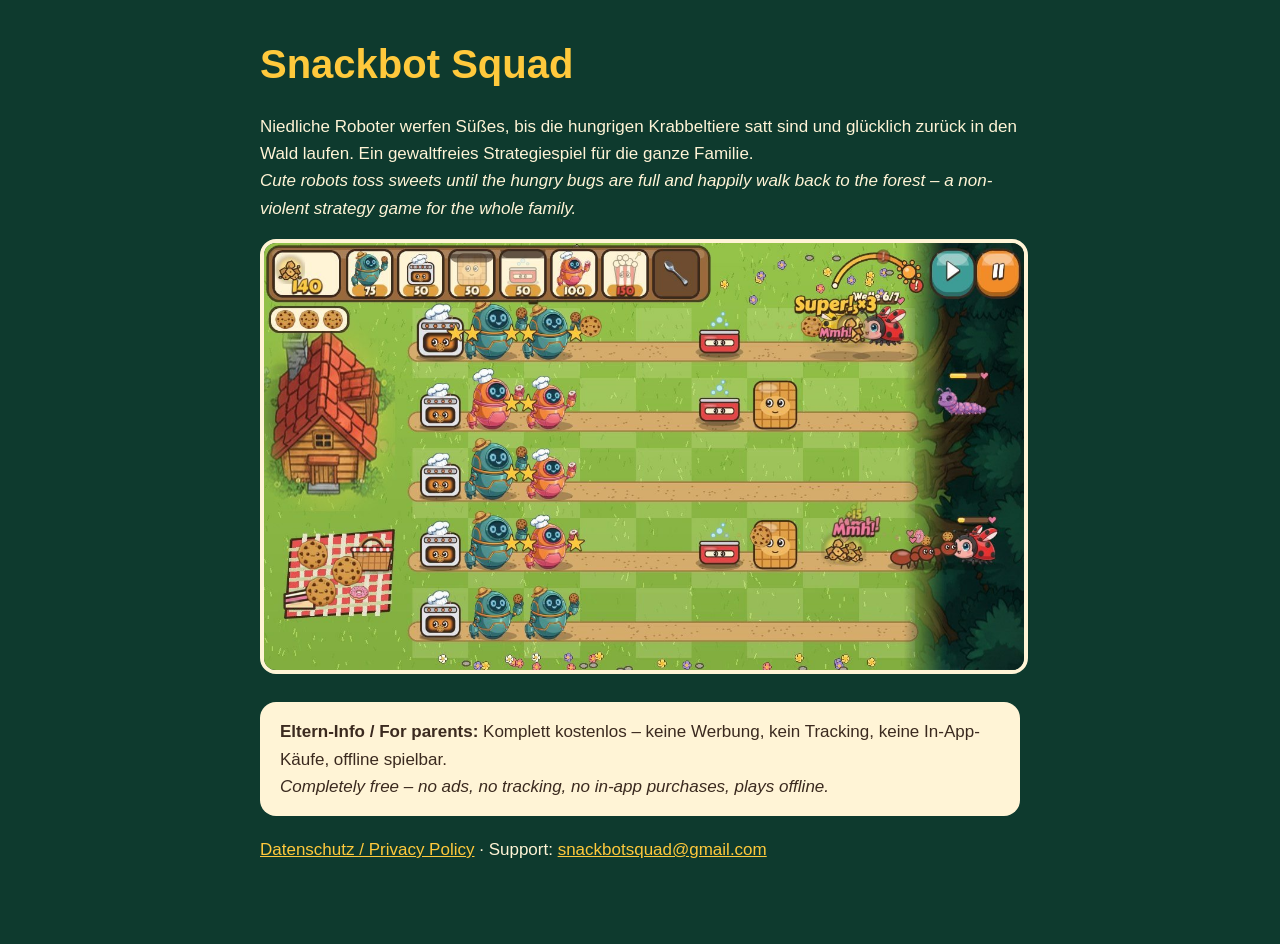
<file: index.html>
<!doctype html>
<html lang="de">
<head>
<meta charset="utf-8"><meta name="viewport" content="width=device-width, initial-scale=1">
<title>Snackbot Squad</title>
<style>
  :root { --bg:#0e3a2e; --card:#fff4d6; --ink:#3b2a1f; --gold:#ffc93c; --teal:#3e9c96; }
  body { margin:0; background:var(--bg); color:var(--card); font:17px/1.6 -apple-system, "Segoe UI", Roboto, sans-serif; }
  main { max-width: 760px; margin: 0 auto; padding: 32px 16px 64px; }
  h1 { color: var(--gold); font-size: 40px; margin: 0; }
  img { width: 100%; border-radius: 16px; border: 4px solid var(--card); }
  a { color: var(--gold); }
  .card { background: var(--card); color: var(--ink); border-radius: 16px; padding: 16px 20px; margin: 20px 0; }
</style>
</head>
<body><main>
  <h1>Snackbot Squad</h1>
  <p>Niedliche Roboter werfen Süßes, bis die hungrigen Krabbeltiere satt sind und glücklich zurück in den Wald laufen. Ein gewaltfreies Strategiespiel für die ganze Familie.<br>
  <i>Cute robots toss sweets until the hungry bugs are full and happily walk back to the forest – a non-violent strategy game for the whole family.</i></p>
  <img src="screenshot.jpg" alt="Snackbot Squad Screenshot">
  <div class="card">
    <b>Eltern-Info / For parents:</b> Komplett kostenlos – keine Werbung, kein Tracking, keine In-App-Käufe, offline spielbar.<br>
    <i>Completely free – no ads, no tracking, no in-app purchases, plays offline.</i>
  </div>
  <p><a href="datenschutz.html">Datenschutz / Privacy Policy</a> · Support: <a href="mailto:snackbotsquad@gmail.com">snackbotsquad@gmail.com</a></p>
</main></body>
</html>
</file>
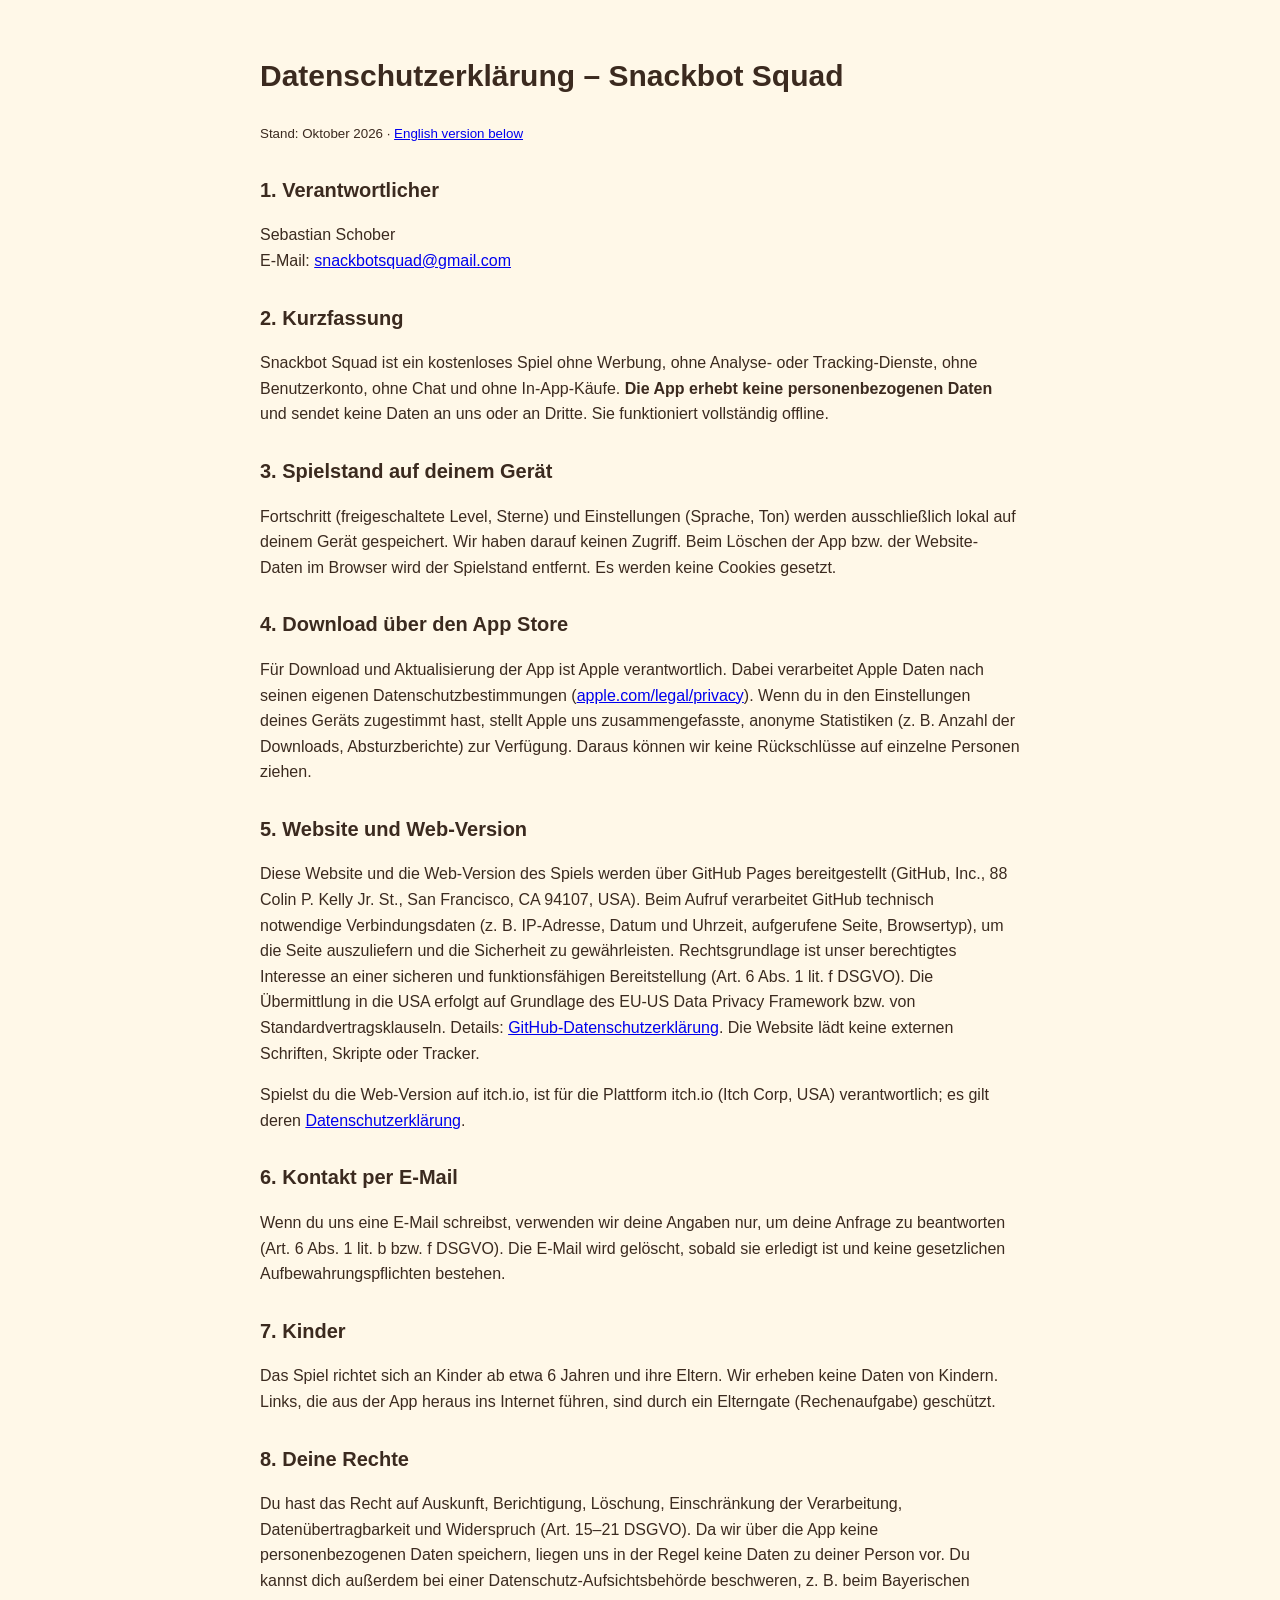
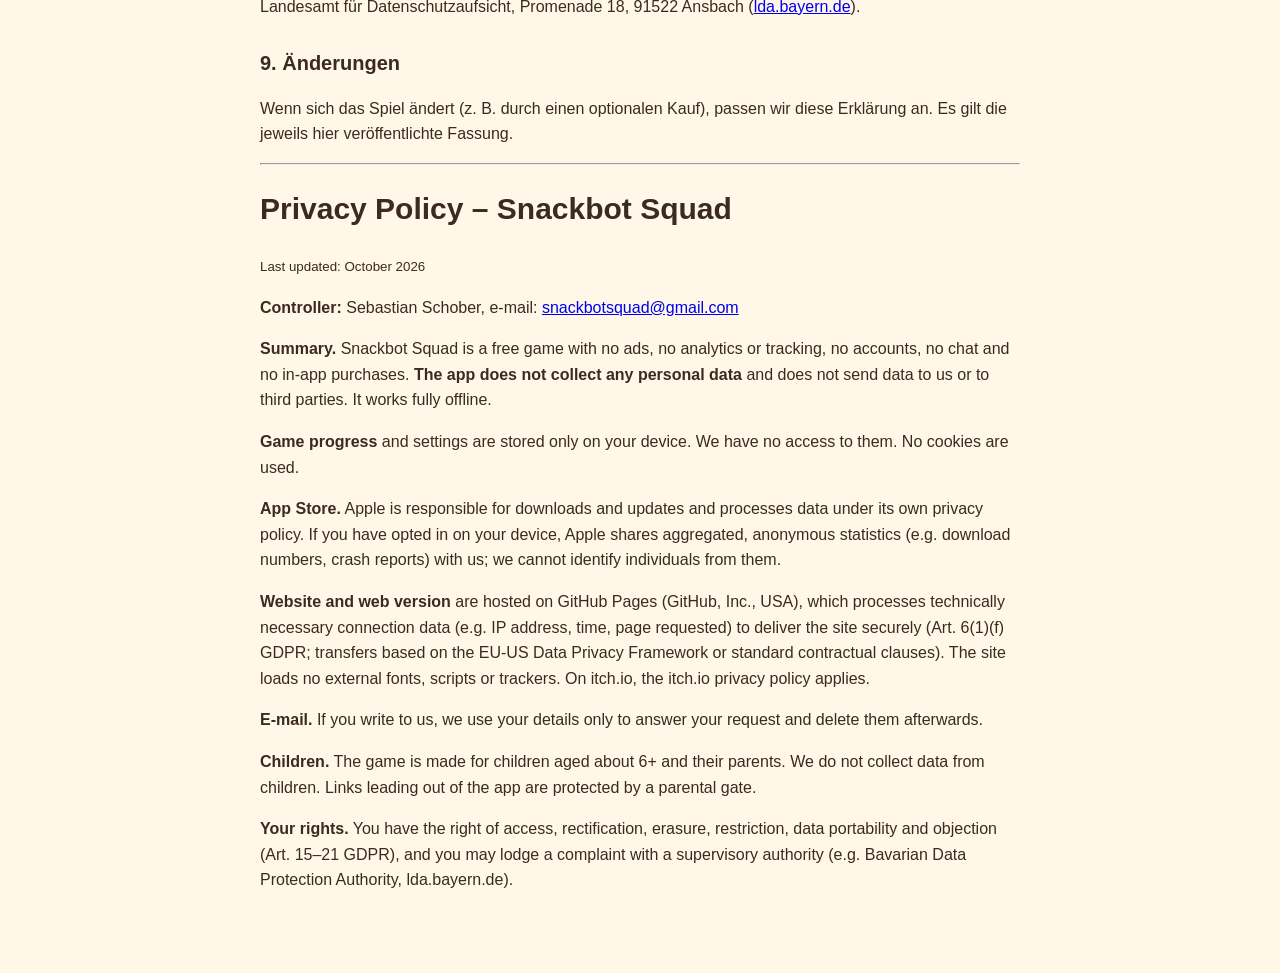
<file: datenschutz.html>
<!doctype html>
<html lang="de">
<head><meta charset="utf-8"><meta name="viewport" content="width=device-width, initial-scale=1"><title>Datenschutz – Snackbot Squad</title>
<style>body{margin:0;background:#fff8e8;color:#3b2a1f;font:16px/1.6 -apple-system,"Segoe UI",Roboto,sans-serif}main{max-width:760px;margin:0 auto;padding:32px 16px 64px}h1{font-size:30px}h2{font-size:20px;margin-top:28px}</style></head>
<body><main>
<h1>Datenschutzerklärung – Snackbot Squad</h1>
<p><small>Stand: Oktober 2026 · <a href="#en">English version below</a></small></p>

<h2>1. Verantwortlicher</h2>
<p>Sebastian Schober<br>E-Mail: <a href="mailto:snackbotsquad@gmail.com">snackbotsquad@gmail.com</a></p>

<h2>2. Kurzfassung</h2>
<p>Snackbot Squad ist ein kostenloses Spiel ohne Werbung, ohne Analyse- oder Tracking-Dienste, ohne Benutzerkonto, ohne Chat und ohne In-App-Käufe. <b>Die App erhebt keine personenbezogenen Daten</b> und sendet keine Daten an uns oder an Dritte. Sie funktioniert vollständig offline.</p>

<h2>3. Spielstand auf deinem Gerät</h2>
<p>Fortschritt (freigeschaltete Level, Sterne) und Einstellungen (Sprache, Ton) werden ausschließlich lokal auf deinem Gerät gespeichert. Wir haben darauf keinen Zugriff. Beim Löschen der App bzw. der Website-Daten im Browser wird der Spielstand entfernt. Es werden keine Cookies gesetzt.</p>

<h2>4. Download über den App Store</h2>
<p>Für Download und Aktualisierung der App ist Apple verantwortlich. Dabei verarbeitet Apple Daten nach seinen eigenen Datenschutzbestimmungen (<a href="https://www.apple.com/de/legal/privacy/">apple.com/legal/privacy</a>). Wenn du in den Einstellungen deines Geräts zugestimmt hast, stellt Apple uns zusammengefasste, anonyme Statistiken (z. B. Anzahl der Downloads, Absturzberichte) zur Verfügung. Daraus können wir keine Rückschlüsse auf einzelne Personen ziehen.</p>

<h2>5. Website und Web-Version</h2>
<p>Diese Website und die Web-Version des Spiels werden über GitHub Pages bereitgestellt (GitHub, Inc., 88 Colin P. Kelly Jr. St., San Francisco, CA 94107, USA). Beim Aufruf verarbeitet GitHub technisch notwendige Verbindungsdaten (z. B. IP-Adresse, Datum und Uhrzeit, aufgerufene Seite, Browsertyp), um die Seite auszuliefern und die Sicherheit zu gewährleisten. Rechtsgrundlage ist unser berechtigtes Interesse an einer sicheren und funktionsfähigen Bereitstellung (Art. 6 Abs. 1 lit. f DSGVO). Die Übermittlung in die USA erfolgt auf Grundlage des EU-US Data Privacy Framework bzw. von Standardvertragsklauseln. Details: <a href="https://docs.github.com/de/site-policy/privacy-policies/github-general-privacy-statement">GitHub-Datenschutzerklärung</a>. Die Website lädt keine externen Schriften, Skripte oder Tracker.</p>
<p>Spielst du die Web-Version auf itch.io, ist für die Plattform itch.io (Itch Corp, USA) verantwortlich; es gilt deren <a href="https://itch.io/docs/legal/privacy-policy">Datenschutzerklärung</a>.</p>

<h2>6. Kontakt per E-Mail</h2>
<p>Wenn du uns eine E-Mail schreibst, verwenden wir deine Angaben nur, um deine Anfrage zu beantworten (Art. 6 Abs. 1 lit. b bzw. f DSGVO). Die E-Mail wird gelöscht, sobald sie erledigt ist und keine gesetzlichen Aufbewahrungspflichten bestehen.</p>

<h2>7. Kinder</h2>
<p>Das Spiel richtet sich an Kinder ab etwa 6 Jahren und ihre Eltern. Wir erheben keine Daten von Kindern. Links, die aus der App heraus ins Internet führen, sind durch ein Elterngate (Rechenaufgabe) geschützt.</p>

<h2>8. Deine Rechte</h2>
<p>Du hast das Recht auf Auskunft, Berichtigung, Löschung, Einschränkung der Verarbeitung, Datenübertragbarkeit und Widerspruch (Art. 15–21 DSGVO). Da wir über die App keine personenbezogenen Daten speichern, liegen uns in der Regel keine Daten zu deiner Person vor. Du kannst dich außerdem bei einer Datenschutz-Aufsichtsbehörde beschweren, z. B. beim Bayerischen Landesamt für Datenschutzaufsicht, Promenade 18, 91522 Ansbach (<a href="https://www.lda.bayern.de">lda.bayern.de</a>).</p>

<h2>9. Änderungen</h2>
<p>Wenn sich das Spiel ändert (z. B. durch einen optionalen Kauf), passen wir diese Erklärung an. Es gilt die jeweils hier veröffentlichte Fassung.</p>

<hr>
<h1 id="en">Privacy Policy – Snackbot Squad</h1>
<p><small>Last updated: October 2026</small></p>
<p><b>Controller:</b> Sebastian Schober, e-mail: <a href="mailto:snackbotsquad@gmail.com">snackbotsquad@gmail.com</a></p>
<p><b>Summary.</b> Snackbot Squad is a free game with no ads, no analytics or tracking, no accounts, no chat and no in-app purchases. <b>The app does not collect any personal data</b> and does not send data to us or to third parties. It works fully offline.</p>
<p><b>Game progress</b> and settings are stored only on your device. We have no access to them. No cookies are used.</p>
<p><b>App Store.</b> Apple is responsible for downloads and updates and processes data under its own privacy policy. If you have opted in on your device, Apple shares aggregated, anonymous statistics (e.g. download numbers, crash reports) with us; we cannot identify individuals from them.</p>
<p><b>Website and web version</b> are hosted on GitHub Pages (GitHub, Inc., USA), which processes technically necessary connection data (e.g. IP address, time, page requested) to deliver the site securely (Art. 6(1)(f) GDPR; transfers based on the EU-US Data Privacy Framework or standard contractual clauses). The site loads no external fonts, scripts or trackers. On itch.io, the itch.io privacy policy applies.</p>
<p><b>E-mail.</b> If you write to us, we use your details only to answer your request and delete them afterwards.</p>
<p><b>Children.</b> The game is made for children aged about 6+ and their parents. We do not collect data from children. Links leading out of the app are protected by a parental gate.</p>
<p><b>Your rights.</b> You have the right of access, rectification, erasure, restriction, data portability and objection (Art. 15–21 GDPR), and you may lodge a complaint with a supervisory authority (e.g. Bavarian Data Protection Authority, lda.bayern.de).</p>
</main></body></html>
</file>
